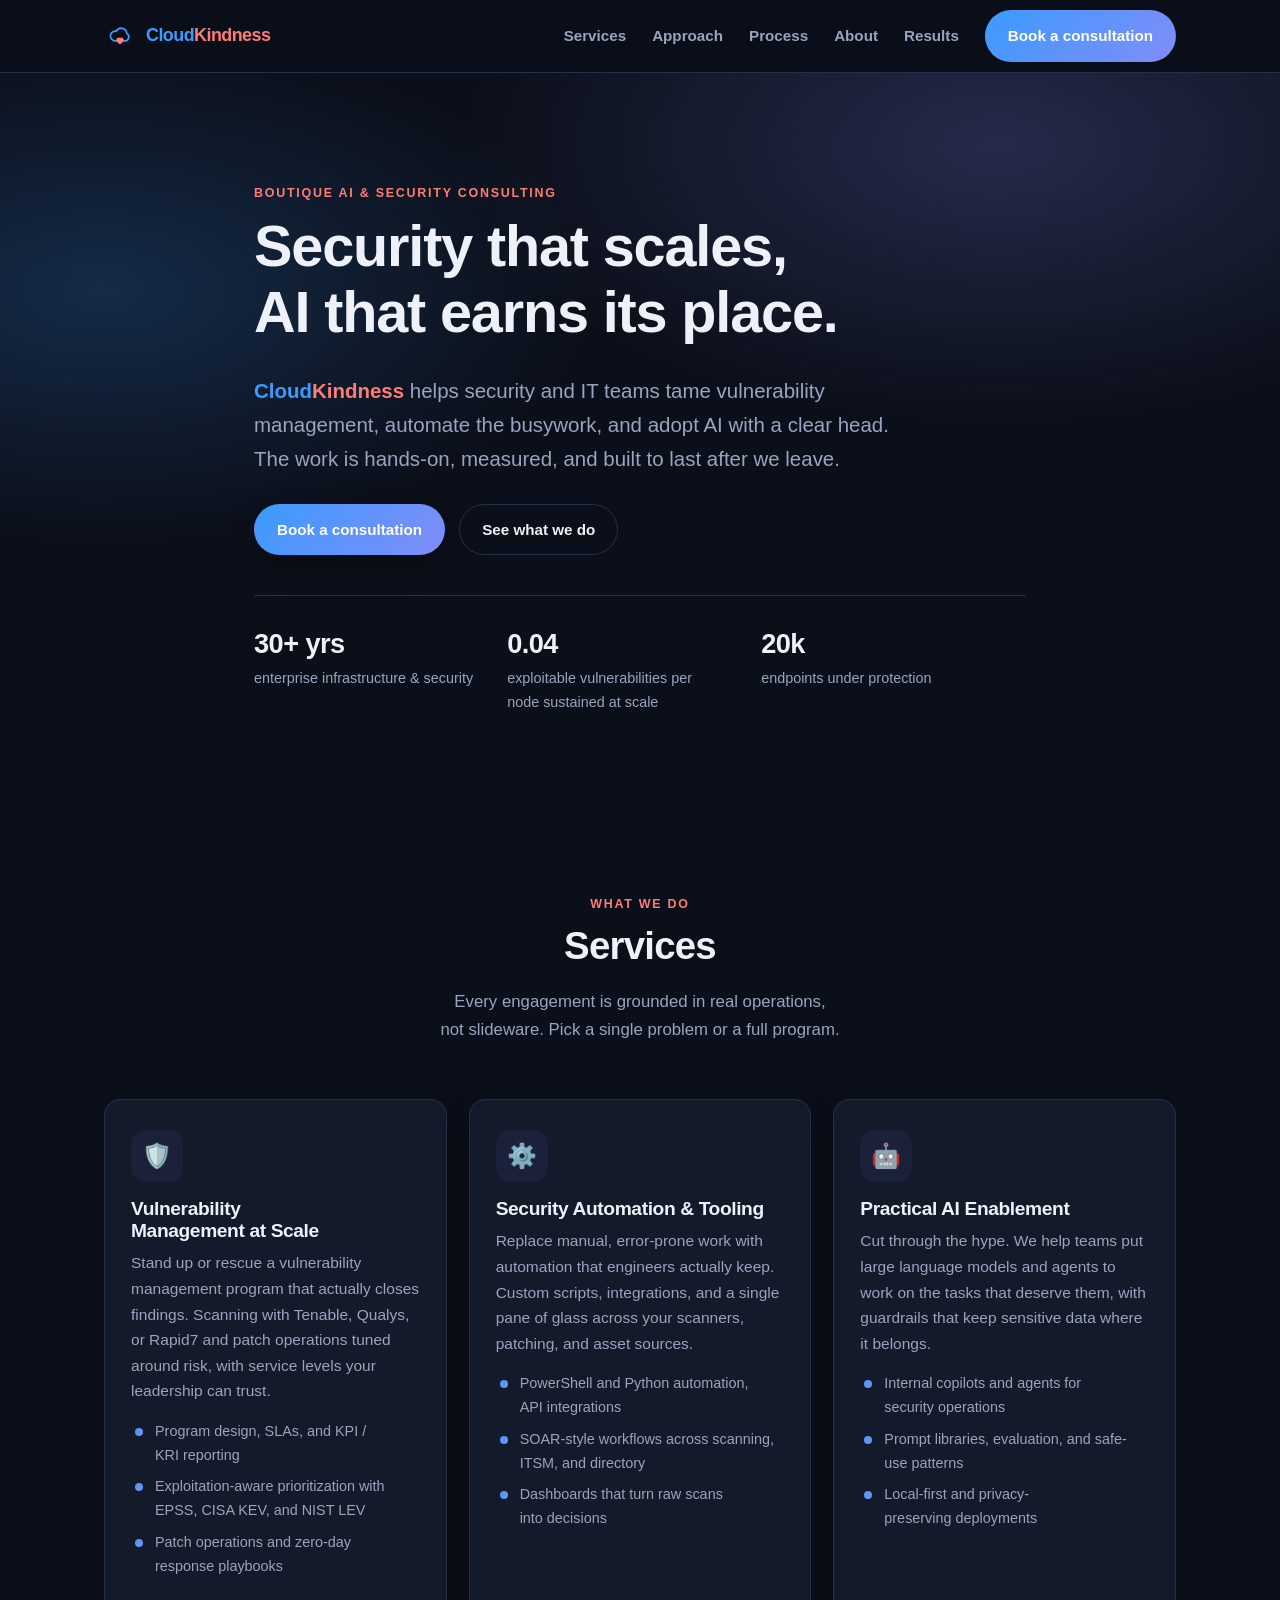
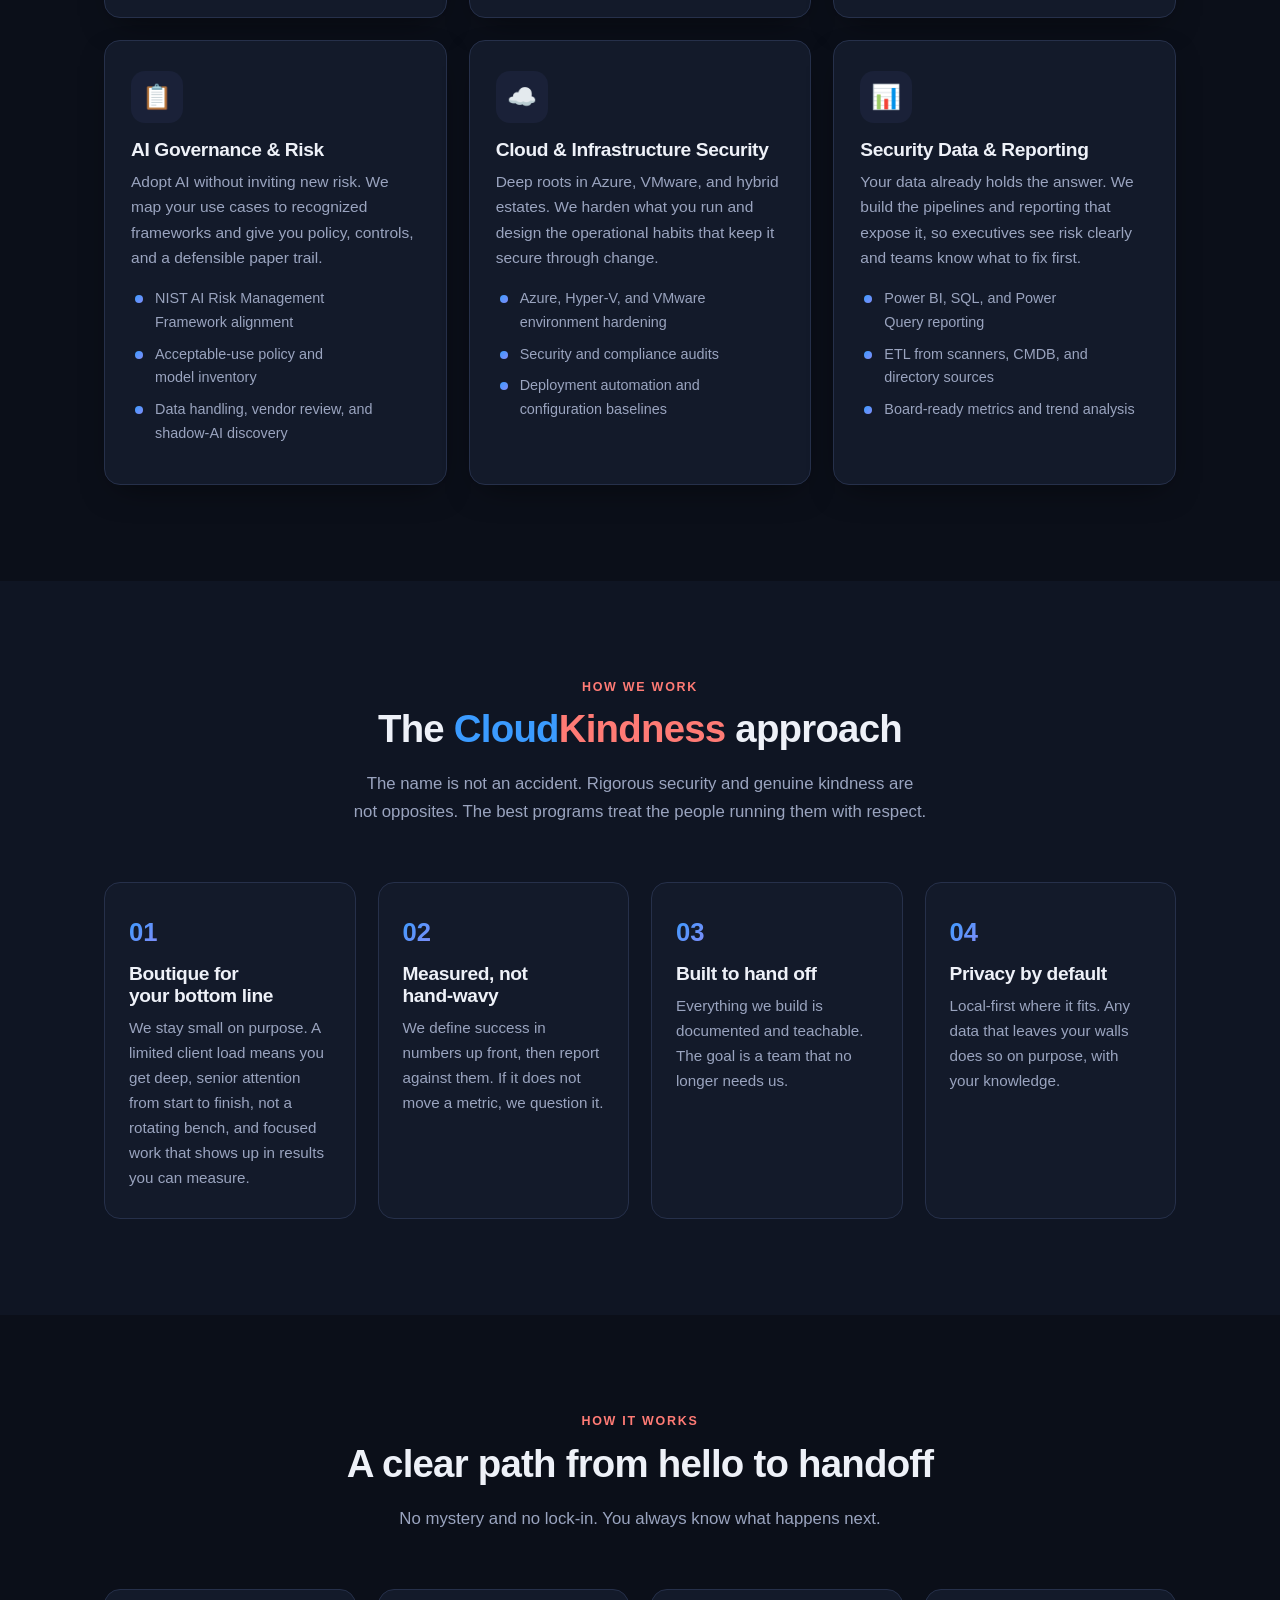
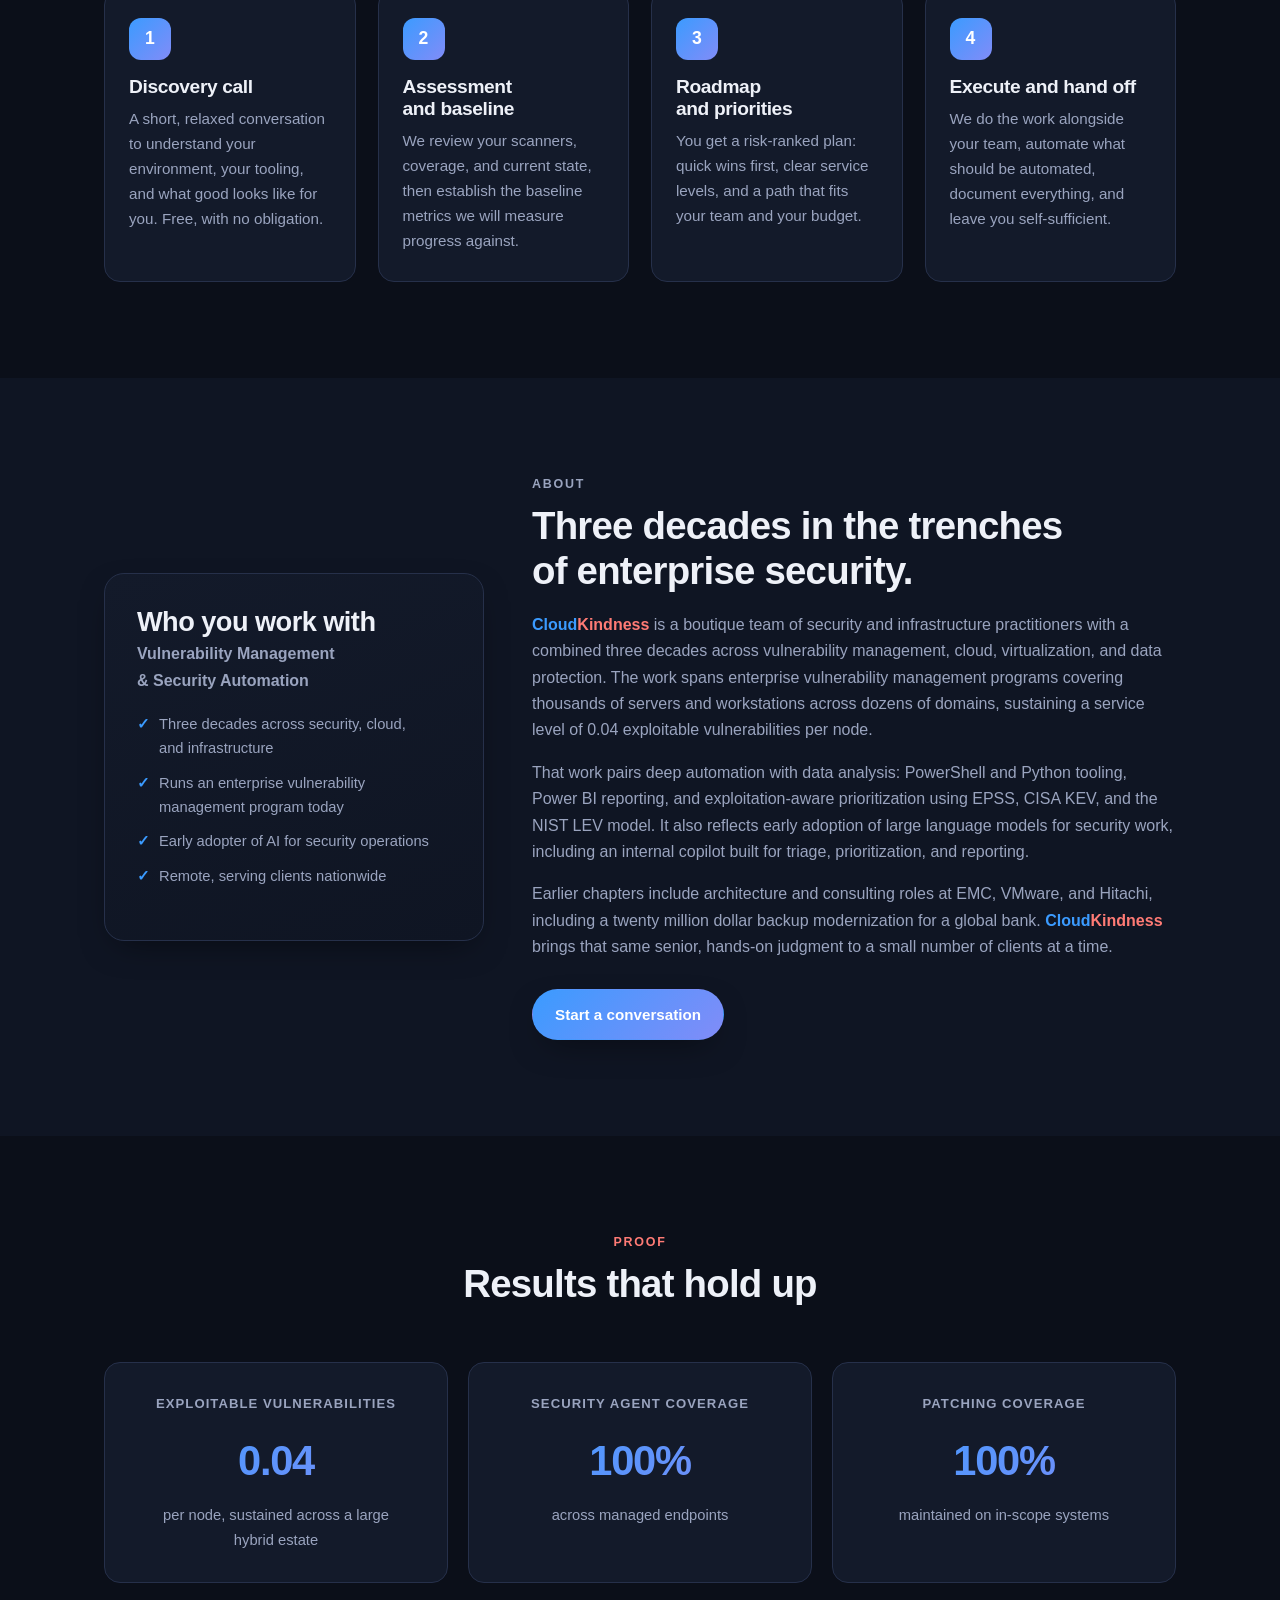
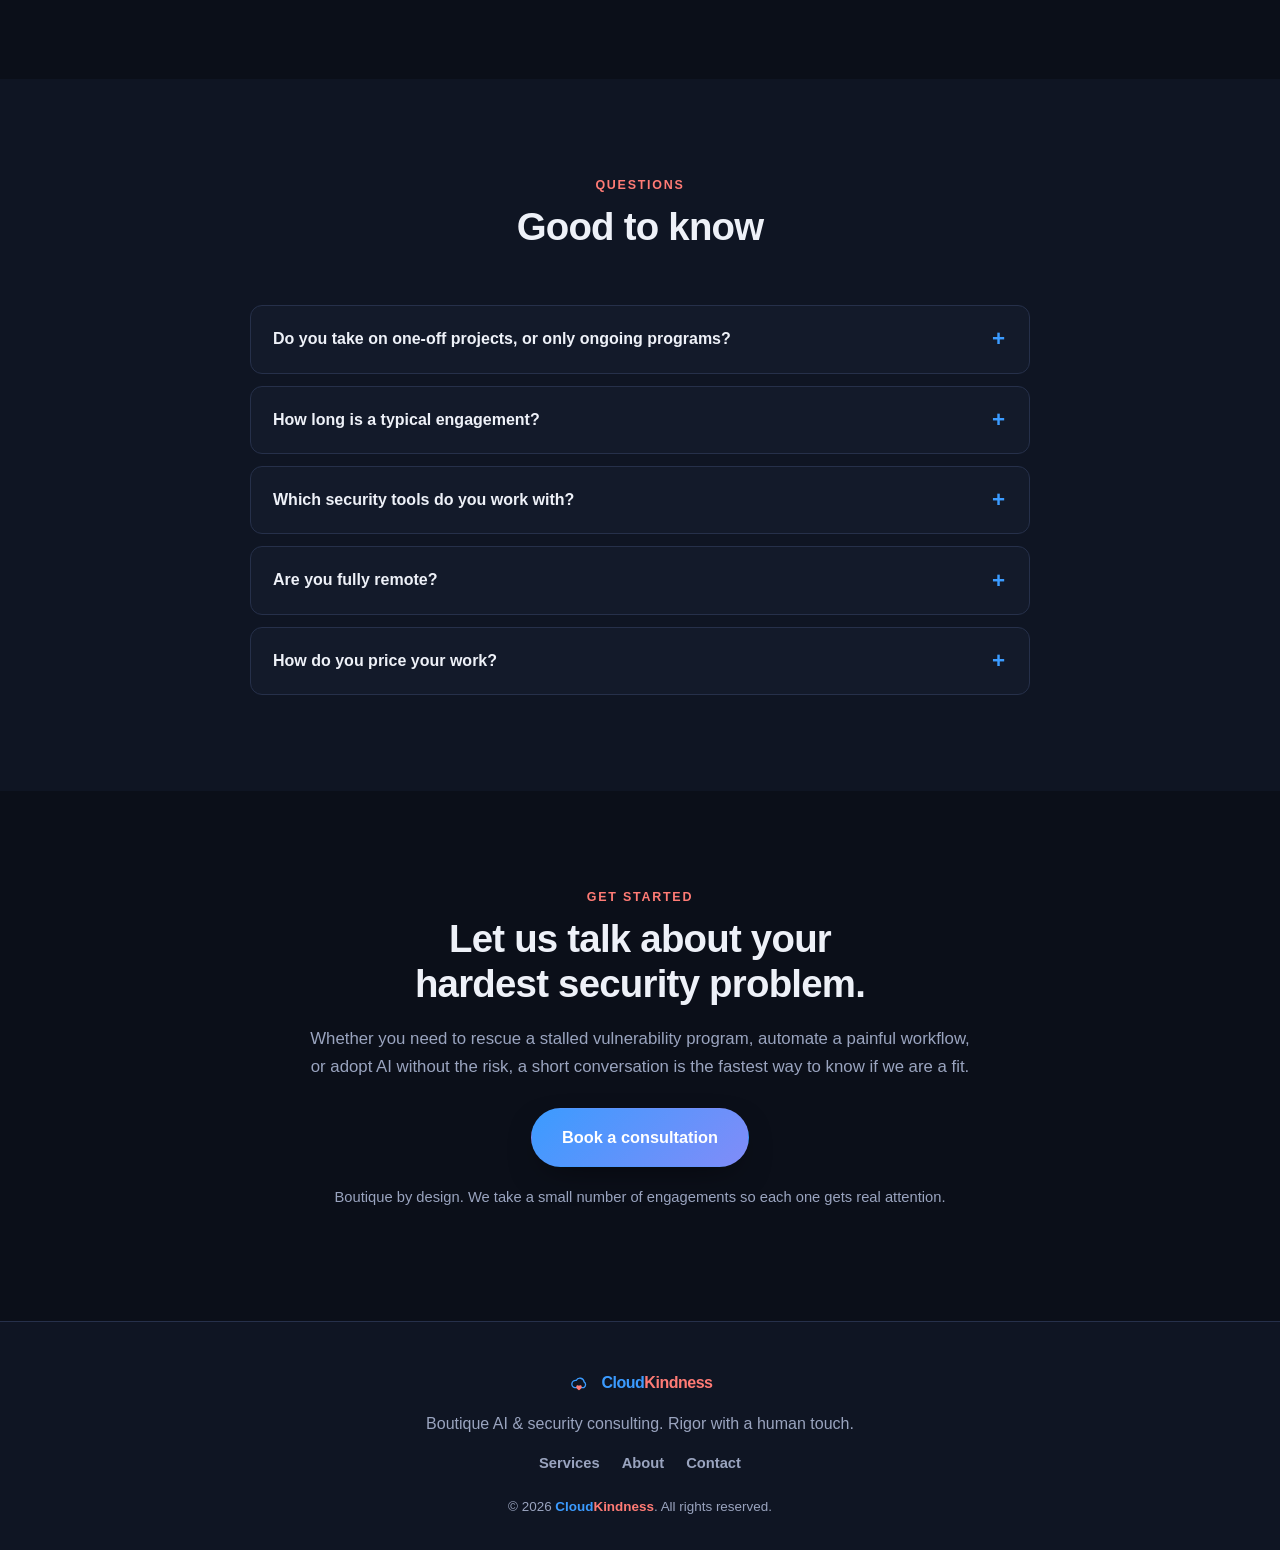
<file: index.html>
<!DOCTYPE html>
<html lang="en" data-theme="dark">
<head>
  <meta charset="UTF-8" />
  <meta name="viewport" content="width=device-width, initial-scale=1.0" />
  <title>CloudKindness — Boutique AI &amp; Security Consulting</title>
  <meta name="description" content="CloudKindness is a boutique AI and security consultancy. We help teams run vulnerability management at scale, automate security operations, and adopt AI safely and practically." />
  <meta name="author" content="CloudKindness" />

  <!-- Open Graph -->
  <meta property="og:type" content="website" />
  <meta property="og:title" content="CloudKindness — Boutique AI &amp; Security Consulting" />
  <meta property="og:description" content="Vulnerability management at scale, security automation, and practical AI enablement. A boutique AI and security consultancy." />
  <meta property="og:url" content="https://cloudkindness.com" />
  <meta property="og:site_name" content="CloudKindness" />
  <meta property="og:image" content="https://cloudkindness.com/assets/og-image.png" />
  <meta property="og:image:width" content="1200" />
  <meta property="og:image:height" content="630" />
  <meta name="twitter:card" content="summary_large_image" />
  <meta name="twitter:title" content="CloudKindness — Boutique AI &amp; Security Consulting" />
  <meta name="twitter:description" content="Vulnerability management at scale, security automation, and practical AI enablement." />
  <meta name="twitter:image" content="https://cloudkindness.com/assets/og-image.png" />

  <link rel="icon" href="assets/favicon.svg" type="image/svg+xml" />
  <link rel="apple-touch-icon" href="assets/apple-touch-icon.png" />
  <link rel="manifest" href="site.webmanifest" />
  <meta name="theme-color" content="#0b0f19" />
  <link rel="stylesheet" href="assets/styles.css" />

  <script type="application/ld+json">
  {
    "@context": "https://schema.org",
    "@type": "ProfessionalService",
    "name": "CloudKindness",
    "description": "Boutique AI and security consultancy specializing in vulnerability management, security automation, and practical AI enablement.",
    "url": "https://cloudkindness.com",
    "areaServed": "US",
    "serviceType": ["Vulnerability Management", "Security Automation", "AI Enablement", "Cloud Security", "Security Analytics"]
  }
  </script>
</head>
<body>
  <a class="skip-link" href="#main">Skip to content</a>

  <header class="site-header" id="top">
    <nav class="nav container" aria-label="Primary">
      <a class="brand" href="#top" aria-label="CloudKindness home">
        <span class="brand-mark" aria-hidden="true">
          <svg viewBox="0 0 40 40" width="32" height="32" role="img" aria-hidden="true">
            <path d="M28.5 16.5a7 7 0 0 0-13.2-2.4A6 6 0 1 0 13 26h15a5.5 5.5 0 0 0 .5-9.5z" fill="none" stroke="var(--logo-cloud)" stroke-width="2.2" stroke-linejoin="round"/>
            <path d="M20 30.5s-4.6-2.6-4.6-6a2.6 2.6 0 0 1 4.6-1.6 2.6 2.6 0 0 1 4.6 1.6c0 3.4-4.6 6-4.6 6z" fill="var(--logo-kind)"/>
          </svg>
        </span>
        <span class="brand-text"><span class="wm-cloud">Cloud</span><span class="wm-kind">Kindness</span></span>
      </a>
      <button class="nav-toggle" aria-expanded="false" aria-controls="nav-links" aria-label="Toggle menu">
        <span></span><span></span><span></span>
      </button>
      <ul class="nav-links" id="nav-links">
        <li><a href="#services">Services</a></li>
        <li><a href="#approach">Approach</a></li>
        <li><a href="#process">Process</a></li>
        <li><a href="#about">About</a></li>
        <li><a href="#results">Results</a></li>
        <li><a class="btn btn-nav" href="#contact">Book a consultation</a></li>
      </ul>
    </nav>
  </header>

  <main id="main">

    <!-- HERO -->
    <section class="hero">
      <div class="container hero-inner">
        <p class="eyebrow">Boutique AI &amp; Security Consulting</p>
        <h1>Security that scales,<br />AI that earns its place.</h1>
        <p class="lede">
          <strong><span class="wm-cloud">Cloud</span><span class="wm-kind">Kindness</span></strong> helps security and IT teams tame vulnerability management, automate the busywork,
          and adopt AI with a clear head. The work is hands-on, measured, and built to last after we leave.
        </p>
        <div class="hero-cta">
          <a class="btn btn-primary" href="#contact">Book a consultation</a>
          <a class="btn btn-ghost" href="#services">See what we do</a>
        </div>
        <ul class="hero-stats" aria-label="Track record">
          <li><strong>30+ yrs</strong><span>enterprise infrastructure &amp; security</span></li>
          <li><strong>0.04</strong><span>exploitable vulnerabilities per node sustained at scale</span></li>
          <li><strong>20k</strong><span>endpoints under protection</span></li>
        </ul>
      </div>
    </section>

    <!-- SERVICES -->
    <section id="services" class="section">
      <div class="container">
        <header class="section-head">
          <p class="eyebrow">What we do</p>
          <h2>Services</h2>
          <p class="section-sub">
            Every engagement is grounded in real operations, not slideware. Pick a single problem or a full program.
          </p>
        </header>

        <div class="cards">
          <article class="card">
            <div class="card-icon" aria-hidden="true">🛡️</div>
            <h3>Vulnerability Management at Scale</h3>
            <p>
              Stand up or rescue a vulnerability management program that actually closes findings. Scanning with
              Tenable, Qualys, or Rapid7 and patch operations tuned around risk, with service levels your leadership can trust.
            </p>
            <ul class="card-list">
              <li>Program design, SLAs, and KPI / KRI reporting</li>
              <li>Exploitation-aware prioritization with EPSS, CISA KEV, and NIST LEV</li>
              <li>Patch operations and zero-day response playbooks</li>
            </ul>
          </article>

          <article class="card">
            <div class="card-icon" aria-hidden="true">⚙️</div>
            <h3>Security Automation &amp; Tooling</h3>
            <p>
              Replace manual, error-prone work with automation that engineers actually keep. Custom scripts, integrations,
              and a single pane of glass across your scanners, patching, and asset sources.
            </p>
            <ul class="card-list">
              <li>PowerShell and Python automation, API integrations</li>
              <li>SOAR-style workflows across scanning, ITSM, and directory</li>
              <li>Dashboards that turn raw scans into decisions</li>
            </ul>
          </article>

          <article class="card">
            <div class="card-icon" aria-hidden="true">🤖</div>
            <h3>Practical AI Enablement</h3>
            <p>
              Cut through the hype. We help teams put large language models and agents to work on the tasks that
              deserve them, with guardrails that keep sensitive data where it belongs.
            </p>
            <ul class="card-list">
              <li>Internal copilots and agents for security operations</li>
              <li>Prompt libraries, evaluation, and safe-use patterns</li>
              <li>Local-first and privacy-preserving deployments</li>
            </ul>
          </article>

          <article class="card">
            <div class="card-icon" aria-hidden="true">📋</div>
            <h3>AI Governance &amp; Risk</h3>
            <p>
              Adopt AI without inviting new risk. We map your use cases to recognized frameworks and give you
              policy, controls, and a defensible paper trail.
            </p>
            <ul class="card-list">
              <li>NIST AI Risk Management Framework alignment</li>
              <li>Acceptable-use policy and model inventory</li>
              <li>Data handling, vendor review, and shadow-AI discovery</li>
            </ul>
          </article>

          <article class="card">
            <div class="card-icon" aria-hidden="true">☁️</div>
            <h3>Cloud &amp; Infrastructure Security</h3>
            <p>
              Deep roots in Azure, VMware, and hybrid estates. We harden what you run and design the operational
              habits that keep it secure through change.
            </p>
            <ul class="card-list">
              <li>Azure, Hyper-V, and VMware environment hardening</li>
              <li>Security and compliance audits</li>
              <li>Deployment automation and configuration baselines</li>
            </ul>
          </article>

          <article class="card">
            <div class="card-icon" aria-hidden="true">📊</div>
            <h3>Security Data &amp; Reporting</h3>
            <p>
              Your data already holds the answer. We build the pipelines and reporting that expose it, so executives
              see risk clearly and teams know what to fix first.
            </p>
            <ul class="card-list">
              <li>Power BI, SQL, and Power Query reporting</li>
              <li>ETL from scanners, CMDB, and directory sources</li>
              <li>Board-ready metrics and trend analysis</li>
            </ul>
          </article>
        </div>
      </div>
    </section>

    <!-- APPROACH -->
    <section id="approach" class="section section-alt">
      <div class="container">
        <header class="section-head">
          <p class="eyebrow">How we work</p>
          <h2>The <span class="wm-cloud">Cloud</span><span class="wm-kind">Kindness</span> approach</h2>
          <p class="section-sub">
            The name is not an accident. Rigorous security and genuine kindness are not opposites. The best programs
            treat the people running them with respect.
          </p>
        </header>

        <div class="approach-grid">
          <div class="approach-item">
            <span class="approach-num">01</span>
            <h3>Boutique for your bottom line</h3>
            <p>We stay small on purpose. A limited client load means you get deep, senior attention from start to finish, not a rotating bench, and focused work that shows up in results you can measure.</p>
          </div>
          <div class="approach-item">
            <span class="approach-num">02</span>
            <h3>Measured, not hand-wavy</h3>
            <p>We define success in numbers up front, then report against them. If it does not move a metric, we question it.</p>
          </div>
          <div class="approach-item">
            <span class="approach-num">03</span>
            <h3>Built to hand off</h3>
            <p>Everything we build is documented and teachable. The goal is a team that no longer needs us.</p>
          </div>
          <div class="approach-item">
            <span class="approach-num">04</span>
            <h3>Privacy by default</h3>
            <p>Local-first where it fits. Any data that leaves your walls does so on purpose, with your knowledge.</p>
          </div>
        </div>
      </div>
    </section>

    <!-- PROCESS -->
    <section id="process" class="section">
      <div class="container">
        <header class="section-head">
          <p class="eyebrow">How it works</p>
          <h2>A clear path from hello to handoff</h2>
          <p class="section-sub">No mystery and no lock-in. You always know what happens next.</p>
        </header>
        <ol class="process-grid">
          <li class="step">
            <span class="step-num">1</span>
            <h3>Discovery call</h3>
            <p>A short, relaxed conversation to understand your environment, your tooling, and what good looks like for you. Free, with no obligation.</p>
          </li>
          <li class="step">
            <span class="step-num">2</span>
            <h3>Assessment and baseline</h3>
            <p>We review your scanners, coverage, and current state, then establish the baseline metrics we will measure progress against.</p>
          </li>
          <li class="step">
            <span class="step-num">3</span>
            <h3>Roadmap and priorities</h3>
            <p>You get a risk-ranked plan: quick wins first, clear service levels, and a path that fits your team and your budget.</p>
          </li>
          <li class="step">
            <span class="step-num">4</span>
            <h3>Execute and hand off</h3>
            <p>We do the work alongside your team, automate what should be automated, document everything, and leave you self-sufficient.</p>
          </li>
        </ol>
      </div>
    </section>

    <!-- ABOUT -->
    <section id="about" class="section section-alt">
      <div class="container about-grid">
        <div class="about-media" aria-hidden="true">
          <div class="about-card">
            <h3>Who you work with</h3>
            <p class="about-role">Vulnerability Management &amp; Security Automation</p>
            <ul class="about-facts">
              <li>Three decades across security, cloud, and infrastructure</li>
              <li>Runs an enterprise vulnerability management program today</li>
              <li>Early adopter of AI for security operations</li>
              <li>Remote, serving clients nationwide</li>
            </ul>
          </div>
        </div>
        <div class="about-copy">
          <p class="eyebrow">About</p>
          <h2>Three decades in the trenches of enterprise security.</h2>
          <p>
            <strong><span class="wm-cloud">Cloud</span><span class="wm-kind">Kindness</span></strong> is a boutique team of security and
            infrastructure practitioners with a combined three decades across vulnerability management, cloud, virtualization,
            and data protection. The work spans enterprise vulnerability management programs covering thousands of servers
            and workstations across dozens of domains, sustaining a service level of 0.04 exploitable vulnerabilities per node.
          </p>
          <p>
            That work pairs deep automation with data analysis: PowerShell and Python tooling, Power BI reporting, and
            exploitation-aware prioritization using EPSS, CISA KEV, and the NIST LEV model. It also reflects early adoption of
            large language models for security work, including an internal copilot built for triage,
            prioritization, and reporting.
          </p>
          <p>
            Earlier chapters include architecture and consulting roles at EMC, VMware, and Hitachi, including a
            twenty million dollar backup modernization for a global bank. <strong><span class="wm-cloud">Cloud</span><span class="wm-kind">Kindness</span></strong> brings that same
            senior, hands-on judgment to a small number of clients at a time.
          </p>
          <a class="btn btn-primary" href="#contact">Start a conversation</a>
        </div>
      </div>
    </section>

    <!-- RESULTS -->
    <section id="results" class="section">
      <div class="container">
        <header class="section-head">
          <p class="eyebrow">Proof</p>
          <h2>Results that hold up</h2>
        </header>
        <div class="results-grid">
          <div class="result">
            <span class="result-title">Exploitable Vulnerabilities</span>
            <strong>0.04</strong>
            <p>per node, sustained across a large hybrid estate</p>
          </div>
          <div class="result">
            <span class="result-title">Security Agent Coverage</span>
            <strong>100%</strong>
            <p>across managed endpoints</p>
          </div>
          <div class="result">
            <span class="result-title">Patching Coverage</span>
            <strong>100%</strong>
            <p>maintained on in-scope systems</p>
          </div>
        </div>
      </div>
    </section>

    <!-- FAQ -->
    <section id="faq" class="section section-alt">
      <div class="container">
        <header class="section-head">
          <p class="eyebrow">Questions</p>
          <h2>Good to know</h2>
        </header>
        <div class="faq-list">
          <details class="faq-item">
            <summary>Do you take on one-off projects, or only ongoing programs?</summary>
            <p>Both. Some clients need a single problem solved, such as a scanner rollout or a stalled remediation effort. Others want a program run over time. We scope to whichever fits.</p>
          </details>
          <details class="faq-item">
            <summary>How long is a typical engagement?</summary>
            <p>It depends on the goal. A focused assessment can wrap in a few weeks, while a full program build and handoff usually runs a few months. We agree on the shape before we start.</p>
          </details>
          <details class="faq-item">
            <summary>Which security tools do you work with?</summary>
            <p>Scanning with Tenable, Qualys, and Rapid7, patch and asset operations, and the automation around them in PowerShell and Python. We meet you in the stack you already own.</p>
          </details>
          <details class="faq-item">
            <summary>Are you fully remote?</summary>
            <p>Yes. We work remotely with clients nationwide, and we are comfortable operating inside your change control and access requirements.</p>
          </details>
          <details class="faq-item">
            <summary>How do you price your work?</summary>
            <p>By the engagement, not by the hour where we can help it. After the discovery call you get a clear scope and a fixed price or a defined retainer, so there are no surprises.</p>
          </details>
        </div>
      </div>
    </section>

    <!-- CONTACT -->
    <section id="contact" class="section contact">
      <div class="container contact-inner">
        <p class="eyebrow">Get started</p>
        <h2>Let us talk about your hardest security problem.</h2>
        <p class="section-sub">
          Whether you need to rescue a stalled vulnerability program, automate a painful workflow, or adopt AI
          without the risk, a short conversation is the fastest way to know if we are a fit.
        </p>
        <div class="contact-cta">
          <a class="btn btn-primary btn-lg" href="mailto:hello@cloudkindness.com?subject=CloudKindness%20consultation">Book a consultation</a>
        </div>
        <p class="contact-note">Boutique by design. We take a small number of engagements so each one gets real attention.</p>
      </div>
    </section>
  </main>

  <footer class="site-footer">
    <div class="container footer-inner">
      <div class="footer-brand">
        <span class="brand-mark" aria-hidden="true">
          <svg viewBox="0 0 40 40" width="24" height="24" role="img" aria-hidden="true">
            <path d="M28.5 16.5a7 7 0 0 0-13.2-2.4A6 6 0 1 0 13 26h15a5.5 5.5 0 0 0 .5-9.5z" fill="none" stroke="var(--logo-cloud)" stroke-width="2.2" stroke-linejoin="round"/>
            <path d="M20 30.5s-4.6-2.6-4.6-6a2.6 2.6 0 0 1 4.6-1.6 2.6 2.6 0 0 1 4.6 1.6c0 3.4-4.6 6-4.6 6z" fill="var(--logo-kind)"/>
          </svg>
        </span>
        <span class="brand-text"><span class="wm-cloud">Cloud</span><span class="wm-kind">Kindness</span></span>
      </div>
      <p class="footer-tag">Boutique AI &amp; security consulting. Rigor with a human touch.</p>
      <nav class="footer-links" aria-label="Footer">
        <a href="#services">Services</a>
        <a href="#about">About</a>
        <a href="#contact">Contact</a>
      </nav>
      <p class="footer-copy">&copy; <span id="year">2026</span> <strong><span class="wm-cloud">Cloud</span><span class="wm-kind">Kindness</span></strong>. All rights reserved.</p>
    </div>
  </footer>

  <script src="assets/main.js"></script>
</body>
</html>
</file>
<file: assets/styles.css>
/* ===== Cloud Kindness — styles ===== */
:root {
  --bg: #f7f8fb;
  --surface: #ffffff;
  --surface-alt: #eef1f7;
  --ink: #131a2a;
  --ink-soft: #47506a;
  --line: #e0e5ef;
  --brand: #0a84ff;      /* azure (logo) */
  --brand-deep: #0a6fd4;
  --accent: #6366f1;     /* indigo */
  --accent-soft: #eef0fe;
  --warm: #f0abaf;
  --logo-cloud: #0a84ff;   /* azure */
  --logo-kind: #f0645f;    /* soft red */
  --shadow: 0 10px 30px -12px rgba(19, 26, 42, .18);
  --radius: 16px;
  --maxw: 1120px;
  --font: "Inter", -apple-system, BlinkMacSystemFont, "Segoe UI", Roboto, Helvetica, Arial, sans-serif;
}

:root[data-theme="dark"] {
  --bg: #0b0f19;
  --surface: #131a2a;
  --surface-alt: #0f1523;
  --ink: #eef1f8;
  --ink-soft: #9aa4bf;
  --line: #26304a;
  --brand: #3b9bff;
  --brand-deep: #3b9bff;
  --accent: #818cf8;
  --accent-soft: #1a2138;
  --logo-cloud: #3b9bff;
  --logo-kind: #ff7b75;
  --shadow: 0 12px 34px -14px rgba(0, 0, 0, .6);
}

* { box-sizing: border-box; }
html { scroll-behavior: smooth; scroll-padding-top: 84px; }
body {
  margin: 0;
  font-family: var(--font);
  color: var(--ink);
  background: var(--bg);
  line-height: 1.65;
  -webkit-font-smoothing: antialiased;
}

.container { width: 100%; max-width: var(--maxw); margin: 0 auto; padding: 0 24px; }

h1, h2, h3 { line-height: 1.15; letter-spacing: -0.02em; margin: 0 0 .5em; }

/* Avoid orphans / widows */
h1, h2, h3, .lede, .section-sub, .about-role { text-wrap: balance; }
p, li, .eyebrow { text-wrap: pretty; }
h1 { font-size: clamp(2.1rem, 5vw, 3.6rem); font-weight: 800; }
h2 { font-size: clamp(1.6rem, 3.2vw, 2.4rem); font-weight: 750; }
h3 { font-size: 1.2rem; font-weight: 700; }
p { margin: 0 0 1rem; }
a { color: var(--brand-deep); text-decoration: none; }
a:hover { text-decoration: underline; }

.eyebrow {
  text-transform: uppercase; letter-spacing: .14em; font-size: .78rem; font-weight: 700;
  color: var(--logo-kind); margin: 0 0 .6rem;
}

.skip-link {
  position: absolute; left: -999px; top: 0; background: var(--accent); color: #fff;
  padding: 10px 16px; border-radius: 0 0 8px 0; z-index: 200;
}
.skip-link:focus { left: 0; }

/* ===== Header / Nav ===== */
.site-header {
  position: sticky; top: 0; z-index: 100;
  background: color-mix(in srgb, var(--bg) 82%, transparent);
  backdrop-filter: saturate(140%) blur(12px);
  border-bottom: 1px solid var(--line);
}
.nav { display: flex; align-items: center; justify-content: space-between; height: 72px; }
.brand { display: inline-flex; align-items: center; gap: 10px; color: var(--ink); font-weight: 800; font-size: 1.12rem; letter-spacing: -0.02em; }
.brand:hover { text-decoration: none; }
.brand-mark { display: inline-flex; }
.brand-text { letter-spacing: -0.03em; }
.wm-cloud { color: var(--logo-cloud); }
.wm-kind { color: var(--logo-kind); }
.nav-links { list-style: none; display: flex; align-items: center; gap: 26px; margin: 0; padding: 0; }
.nav-links a { color: var(--ink-soft); font-weight: 600; font-size: .95rem; }
.nav-links a:hover { color: var(--ink); text-decoration: none; }
.btn-nav { background: linear-gradient(135deg, var(--brand), var(--accent)); color: #fff !important; padding: 9px 18px; }
.btn-nav:hover { color: #fff !important; box-shadow: var(--shadow); }

.theme-toggle {
  background: transparent; border: 1px solid var(--line); border-radius: 10px;
  width: 38px; height: 38px; cursor: pointer; font-size: 1rem; line-height: 1;
  display: inline-flex; align-items: center; justify-content: center; color: var(--ink);
}
.theme-toggle:hover { border-color: var(--brand); }

.nav-toggle { display: none; flex-direction: column; gap: 5px; background: none; border: 0; cursor: pointer; padding: 8px; }
.nav-toggle span { width: 24px; height: 2px; background: var(--ink); border-radius: 2px; transition: .25s; }

/* ===== Buttons ===== */
.btn {
  display: inline-flex; align-items: center; justify-content: center; gap: 8px;
  padding: 12px 22px; border-radius: 999px; font-weight: 700; font-size: .95rem;
  border: 1px solid transparent; cursor: pointer; transition: transform .15s ease, box-shadow .2s ease, background .2s ease;
}
.btn:hover { text-decoration: none; transform: translateY(-1px); }
.btn-primary { background: linear-gradient(135deg, var(--brand), var(--accent)); color: #fff; box-shadow: var(--shadow); }
.btn-primary:hover { box-shadow: 0 14px 34px -12px rgba(99,102,241,.5); }
.btn-ghost { background: transparent; color: var(--ink); border-color: var(--line); }
.btn-ghost:hover { border-color: var(--brand); color: var(--brand-deep); }
.btn-lg { padding: 15px 30px; font-size: 1.02rem; }

/* ===== Hero ===== */
.hero { position: relative; overflow: hidden; padding: clamp(56px, 9vw, 110px) 0 clamp(48px, 7vw, 84px); }
.hero::before {
  content: ""; position: absolute; inset: 0; z-index: 0;
  background:
    radial-gradient(60% 55% at 78% 10%, color-mix(in srgb, var(--accent) 22%, transparent), transparent 70%),
    radial-gradient(55% 50% at 8% 30%, color-mix(in srgb, var(--brand) 20%, transparent), transparent 70%);
  pointer-events: none;
}
.hero-inner { position: relative; z-index: 1; max-width: 820px; }
.lede { font-size: clamp(1.05rem, 1.8vw, 1.28rem); color: var(--ink-soft); max-width: 660px; }
.hero-cta { display: flex; flex-wrap: wrap; gap: 14px; margin: 28px 0 40px; }
.hero-stats { list-style: none; display: flex; flex-wrap: wrap; gap: 34px; padding: 26px 0 0; margin: 0; border-top: 1px solid var(--line); }
.hero-stats li { display: flex; flex-direction: column; }
.hero-stats strong { font-size: 1.7rem; font-weight: 800; color: var(--ink); letter-spacing: -0.02em; }
.hero-stats span { font-size: .9rem; color: var(--ink-soft); max-width: 220px; }

/* ===== Sections ===== */
.section { padding: clamp(56px, 8vw, 96px) 0; }
.section-alt { background: var(--surface-alt); }
.section-head { max-width: 640px; margin: 0 auto clamp(34px, 5vw, 56px); text-align: center; }
.section-sub { color: var(--ink-soft); font-size: 1.05rem; }

/* ===== Cards ===== */
.cards { display: grid; grid-template-columns: repeat(auto-fit, minmax(300px, 1fr)); gap: 22px; }
.card {
  background: var(--surface); border: 1px solid var(--line); border-radius: var(--radius);
  padding: 30px 26px; box-shadow: var(--shadow);
  transition: transform .2s ease, border-color .2s ease;
}
.card:hover { transform: translateY(-4px); border-color: color-mix(in srgb, var(--brand) 50%, var(--line)); }
.card-icon {
  width: 52px; height: 52px; border-radius: 14px; display: grid; place-items: center;
  font-size: 1.5rem; margin-bottom: 16px;
  background: var(--accent-soft);
}
.card h3 { margin-bottom: .5rem; }
.card p { color: var(--ink-soft); font-size: .97rem; }
.card-list { list-style: none; margin: 16px 0 0; padding: 0; }
.card-list li { position: relative; padding-left: 24px; margin-bottom: 8px; font-size: .9rem; color: var(--ink-soft); }
.card-list li::before {
  content: ""; position: absolute; left: 4px; top: 8px; width: 8px; height: 8px; border-radius: 50%;
  background: linear-gradient(135deg, var(--brand), var(--accent));
}

/* ===== Approach ===== */
.approach-grid { display: grid; grid-template-columns: repeat(auto-fit, minmax(240px, 1fr)); gap: 22px; }
.approach-item { background: var(--surface); border: 1px solid var(--line); border-radius: var(--radius); padding: 28px 24px; }
.approach-num { font-size: 1.6rem; font-weight: 800; background: linear-gradient(135deg, var(--brand), var(--accent)); -webkit-background-clip: text; background-clip: text; color: transparent; }
.approach-item h3 { margin: 10px 0 8px; }
.approach-item p { color: var(--ink-soft); font-size: .95rem; margin: 0; }

/* ===== About ===== */
.about-grid { display: grid; grid-template-columns: minmax(260px, 380px) 1fr; gap: 48px; align-items: center; }
.about-card {
  background: linear-gradient(160deg, var(--surface), var(--surface-alt));
  border: 1px solid var(--line); border-radius: 20px; padding: 32px; box-shadow: var(--shadow);
}
.about-badge {
  display: inline-block; font-size: .72rem; font-weight: 700; text-transform: uppercase; letter-spacing: .1em;
  color: var(--brand-deep); background: var(--accent-soft); padding: 5px 12px; border-radius: 999px; margin-bottom: 14px;
}
.about-card h3 { font-size: 1.7rem; margin-bottom: 4px; }
.about-role { color: var(--ink-soft); font-weight: 600; margin-bottom: 18px; }
.about-facts { list-style: none; padding: 0; margin: 0 0 20px; }
.about-facts li { position: relative; padding-left: 22px; margin-bottom: 10px; font-size: .92rem; color: var(--ink-soft); }
.about-facts li::before { content: "\2713"; position: absolute; left: 0; color: var(--brand); font-weight: 700; }
.about-links { display: flex; gap: 14px; }
.about-links a { font-weight: 700; font-size: .9rem; }
.about-copy h2 { margin-top: .2rem; }
.about-copy p { color: var(--ink-soft); }
.about-copy .btn { margin-top: 12px; }

/* ===== Results ===== */
.results-grid { display: grid; grid-template-columns: repeat(auto-fit, minmax(200px, 1fr)); gap: 20px; }
.result { text-align: center; padding: 30px 18px; background: var(--surface); border: 1px solid var(--line); border-radius: var(--radius); }
.result-title { display: block; font-size: .82rem; font-weight: 700; text-transform: uppercase; letter-spacing: .08em; color: var(--ink-soft); margin-bottom: 12px; }
.result strong { display: block; font-size: 2.6rem; font-weight: 800; letter-spacing: -0.03em;
  background: linear-gradient(135deg, var(--brand), var(--accent)); -webkit-background-clip: text; background-clip: text; color: transparent; }
.result p { color: var(--ink-soft); font-size: .92rem; margin: 8px 0 0; }

/* ===== Process ===== */
.process-grid { list-style: none; margin: 0; padding: 0; display: grid; grid-template-columns: repeat(auto-fit, minmax(230px, 1fr)); gap: 22px; }
.step { background: var(--surface); border: 1px solid var(--line); border-radius: var(--radius); padding: 28px 24px; }
.step-num { display: inline-flex; align-items: center; justify-content: center; width: 42px; height: 42px; border-radius: 12px; font-weight: 800; font-size: 1.1rem; color: #fff; background: linear-gradient(135deg, var(--brand), var(--accent)); margin-bottom: 16px; }
.step h3 { margin: 0 0 8px; }
.step p { color: var(--ink-soft); font-size: .95rem; margin: 0; }

/* ===== FAQ ===== */
.faq-list { max-width: 780px; margin: 0 auto; display: grid; gap: 12px; }
.faq-item { background: var(--surface); border: 1px solid var(--line); border-radius: 12px; padding: 2px 22px; }
.faq-item summary { cursor: pointer; font-weight: 650; padding: 18px 32px 18px 0; position: relative; color: var(--ink); list-style: none; }
.faq-item summary::-webkit-details-marker { display: none; }
.faq-item summary::after { content: "+"; position: absolute; right: 2px; top: 50%; transform: translateY(-50%); font-size: 1.4rem; line-height: 1; color: var(--brand); transition: transform .2s ease; }
.faq-item[open] summary::after { transform: translateY(-50%) rotate(45deg); }
.faq-item p { color: var(--ink-soft); font-size: .95rem; margin: 0 0 18px; }

/* ===== Contact ===== */
.contact { text-align: center; }
.contact-inner { max-width: 720px; margin: 0 auto; }
.contact-cta { display: flex; flex-wrap: wrap; gap: 14px; justify-content: center; margin: 28px 0 18px; }
.contact-note { color: var(--ink-soft); font-size: .92rem; }

/* ===== Footer ===== */
.site-footer { background: var(--surface-alt); border-top: 1px solid var(--line); padding: 48px 0 32px; }
.footer-inner { display: grid; gap: 14px; text-align: center; justify-items: center; }
.footer-brand { display: inline-flex; align-items: center; gap: 10px; font-weight: 800; color: var(--ink); }
.footer-brand .brand-mark { color: var(--brand); }
.footer-tag { color: var(--ink-soft); margin: 0; }
.footer-links { display: flex; flex-wrap: wrap; gap: 22px; justify-content: center; }
.footer-links a { color: var(--ink-soft); font-weight: 600; font-size: .92rem; }
.footer-links a:hover { color: var(--ink); text-decoration: none; }
.footer-copy { color: var(--ink-soft); font-size: .84rem; margin: 6px 0 0; }

/* ===== Responsive ===== */
@media (max-width: 860px) {
  .about-grid { grid-template-columns: 1fr; }
  .about-media { max-width: 420px; }
}
@media (max-width: 720px) {
  .nav-toggle { display: flex; }
  .nav-links {
    position: fixed; inset: 72px 0 auto 0; flex-direction: column; align-items: stretch; gap: 0;
    background: var(--surface); border-bottom: 1px solid var(--line); padding: 8px 24px 20px;
    transform: translateY(-140%); transition: transform .28s ease; box-shadow: var(--shadow);
  }
  .nav-links.open { transform: translateY(0); }
  .nav-links li { border-bottom: 1px solid var(--line); }
  .nav-links li:last-child { border: 0; }
  .nav-links a { display: block; padding: 14px 0; }
  .btn-nav { display: inline-flex; margin: 10px 0; }
  .theme-toggle { margin-top: 10px; }
  .hero-stats { gap: 22px; }
}

@media (prefers-reduced-motion: reduce) {
  * { scroll-behavior: auto !important; transition: none !important; }
}
</file>
